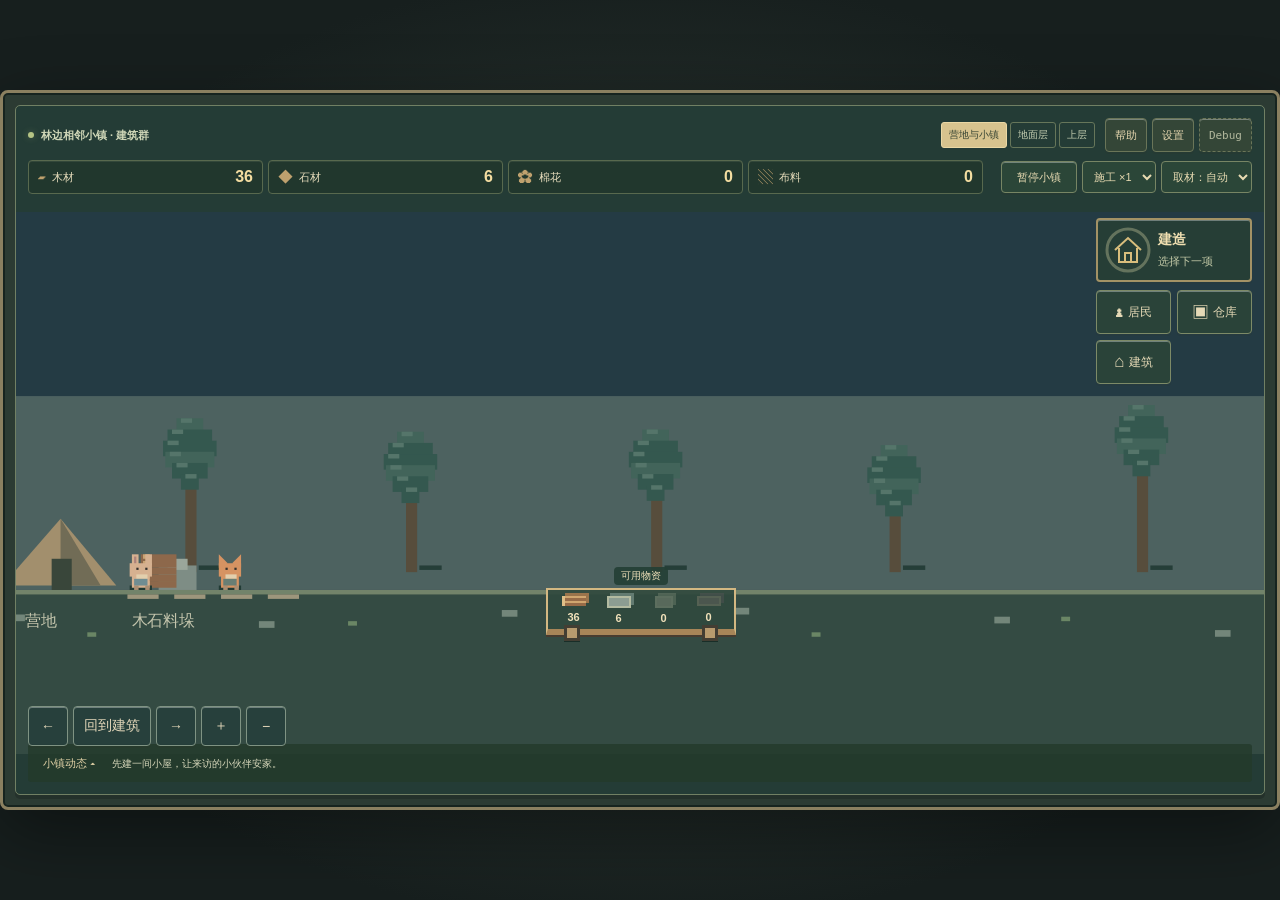
<file: src/web/index.html>
<!doctype html>
<html lang="zh-CN">
<head>
  <meta charset="utf-8"><meta name="viewport" content="width=device-width,initial-scale=1">
  <meta name="theme-color" content="#203e38"><title>撒下一座小镇 · 林边生长记</title>
  <link rel="stylesheet" href="./town.css?v=mouse-place1">
  <script defer src="./construction-config.js"></script><script defer src="./cutaway-motion.js"></script>
  <script defer src="./pet-work-art.js"></script><script defer src="./session-clock.js"></script>
  <script defer src="./town-time.js"></script>
  <script defer src="./town-layout.js?v=mouse-place1"></script>
  <script defer src="./town-config.js?v=mouse-place1"></script><script defer src="./town-engine.js?v=mouse-place1"></script>
  <script defer src="./town-renderer.js?v=mouse-place1"></script><script defer src="./town-app.js?v=mouse-place1"></script>
</head>
<body>
<div class="game-viewport"><main class="shell" aria-label="撒下一座小镇游戏窗口">

  <section id="load-error" class="error" role="alert" hidden><strong>记录暂时无法读取，原存档仍保留。</strong><p id="load-error-text"></p><button id="export-original">下载原记录</button><button id="backup-restart">备份后新开局</button></section>
  <div id="pause-banner" class="pause-banner" hidden><div><strong>小镇已暂停</strong><span>施工、生产和搬迁都在等待你继续。</span></div><button id="resume-town" class="primary">继续小镇</button></div>

  <div id="ownership-banner" role="status" class="ownership-banner" hidden></div><div class="play-layout">
    <section class="landscape" aria-label="持久建筑群">
      <div class="scene-toolbar"><div><span class="status-dot" aria-hidden="true"></span><strong id="scene-name">我的小镇</strong></div><div class="views" id="views" role="group" aria-label="查看建筑群与楼层"></div><nav class="main-tools" aria-label="游戏菜单"><button id="open-help" title="玩法说明">帮助</button><button id="open-settings">设置</button><button id="open-debug" class="debug-trigger">Debug</button></nav></div>
      <div class="scene-hud"><section class="resource-strip" aria-label="可用材料，点击查看仓库"><div id="resource-cards" class="resource-cards"></div></section><div class="scene-controls" aria-label="施工控制"><button id="pause" class="play-button">暂停小镇</button><label title="施工速度"><span class="sr-only">施工速度</span><select id="speed"><option value="1">施工 ×1</option><option value="2">施工 ×2</option></select></label><label title="取材优先"><span class="sr-only">取材优先</span><select id="priority"><option value="auto">取材：自动</option><option value="W">优先木材</option><option value="S">优先石材</option></select></label></div></div><span id="debug-badge" class="debug-badge" hidden></span>
      <div class="scene-management"><button id="project-badge" class="project-badge" aria-label="建造：选择项目" aria-haspopup="dialog"><svg viewBox="0 0 48 48" aria-hidden="true"><circle class="badge-track" cx="24" cy="24" r="21"/><circle id="badge-ring" cx="24" cy="24" r="21"/><path d="M11 24 24 12 37 24M15 22V36H33V22M21 36V27H27V36"/></svg><span><strong id="badge-label">建造</strong><small id="badge-progress">选择下一项</small></span><i id="project-notice" hidden aria-hidden="true"></i></button><nav class="management-tools" aria-label="小镇管理"><button id="tab-residents" data-tab="residents"><span aria-hidden="true">♟</span>居民 <small id="resident-count"></small></button><button id="tab-storage" data-tab="storage"><span aria-hidden="true">▣</span>仓库</button><button id="tab-rooms" data-tab="rooms"><span aria-hidden="true">⌂</span>建筑</button></nav></div><section id="placement-hint" class="placement-hint" aria-label="建筑选址" hidden><strong id="placement-title"></strong><select id="building-size" aria-label="建筑实际尺寸版本"></select><p>移动鼠标放置建筑，靠近连接处自动吸附。右键拖动画面；触屏点选后确认。</p><p id="placement-status" role="status"></p><div><button id="placement-return">取消选址</button><button id="preview-placement" class="primary">查看图纸并确认</button></div></section><div id="visitor-hints" class="visitor-hints" aria-label="来访伙伴，点击直接互动"></div><button id="site-supplies" class="site-supplies" aria-label="建筑附近备料，查看可用库存" hidden><span id="supplies-title">工地备料</span><span class="supply-load"><span data-kind="W"><i></i><b id="supply-W">0</b></span><span data-kind="S"><i></i><b id="supply-S">0</b></span><span data-kind="Q"><i></i><b id="supply-Q">0</b></span><span data-kind="C"><i></i><b id="supply-C">0</b></span></span></button><div id="visitor-bubbles" class="visitor-bubbles"></div><div class="camera-tools"><button id="pan-left" aria-label="向左浏览">←</button><button id="camera-reset">回到建筑</button><button id="pan-right" aria-label="向右浏览">→</button><button id="zoom-in" aria-label="放大场景">＋</button><button id="zoom-out" aria-label="缩小场景">−</button></div><div class="world"><canvas id="town-scene" width="960" height="528" aria-label="正面剖面小镇；宠物逐格施工、搬迁和生产"></canvas></div>
      <div class="scene-caption"><button id="open-journal" class="caption-label">小镇动态 ▴</button><span id="message" role="status">先建一间小屋，让来访的小伙伴安家。</span></div>


    </section>


  </div>

<div id="toast" class="toast" role="status" hidden></div>
<dialog id="management-dialog" aria-labelledby="management-title"><div class="dialog-heading"><h2 id="management-title">建造</h2><button data-close="management-dialog" aria-label="关闭管理窗口">✕</button></div><section id="panel-projects" class="tab-panel"><p class="panel-intro">选择项目并查看图纸，确认后才开工。材料可以边采边建。</p><section id="project-result" aria-label="建造成果" hidden></section><p id="build-empty" class="next-step" hidden></p><div id="project-list"></div><details id="project-history"><summary>已完成的建造</summary><div id="completed-projects"></div></details><p id="saved-queue" class="dialog-note"></p></section>      <section id="panel-residents" class="tab-panel" aria-labelledby="tab-residents" hidden><h3>一起生活的小伙伴</h3><p class="panel-intro">已到访的居民有床位就能入住，有工作设施才会生产；空床不会增加居民。</p><div id="residents"></div></section>
      <section id="panel-storage" class="tab-panel" aria-labelledby="tab-storage" hidden><h3>材料与家具</h3><p class="panel-intro">可用 = 仓内 + 营地料垛 + 回收箱。在途材料送达后才能使用。</p><div id="warehouse"></div><details class="storage-extra"><summary>营地与完整家具</summary><p id="yard-status"></p><p id="furniture-status"></p><div id="furniture-buttons" class="tool-row"></div><p class="panel-intro">转存不消耗材料，只腾出仓位；完整家具可留待图纸复用。</p></details></section>
      <section id="panel-rooms" class="tab-panel" aria-labelledby="tab-rooms" hidden><h3>住处与工作空间</h3><p class="panel-intro">改建只调整需要变化的部分，保留原有结构。</p><div id="rooms"></div></section>
<section id="panel-journal" class="tab-panel" hidden><ol id="event-log"></ol></section></dialog><dialog id="interaction-dialog" aria-labelledby="interaction-title"><div class="dialog-heading"><span class="eyebrow">林边来访</span><button data-close="interaction-dialog" aria-label="关闭互动详情">✕</button></div><h2 id="interaction-title"></h2><div id="interaction-detail"></div></dialog>
<dialog id="project-dialog" aria-labelledby="preview-title">
  <div class="dialog-heading"><span class="eyebrow">工程图纸</span><button data-close="project-dialog" aria-label="关闭工程图纸">✕</button></div>
  <h2 id="preview-title"></h2><p id="preview-description"></p>
  <canvas id="blueprint-scene" width="720" height="300" aria-label="完整施工图纸"></canvas><p>绿色：新增主体　金色：连接与承托　淡色：保留　红色：局部拆解</p>
  <div id="preview-materials" class="preview-materials"></div><p id="preview-cost"></p><p id="preview-recovery"></p>
  <div id="impact" class="impact"></div><div id="target-building"></div><div id="moving-choices"></div>
  <details class="construction-details"><summary>查看保留、拆解与新增清单</summary><div class="diff-grid"><section><h3>原样保留</h3><div id="diff-retained"></div></section><section><h3>完整搬移 / 复用</h3><div id="diff-moved"></div></section><section><h3>拆解回收</h3><div id="diff-removed"></div></section><section><h3>新增安装</h3><div id="diff-added"></div></section></div></details>
  <p class="dialog-note">不用备齐全部材料。缺料会自动等待；首次拆装或安装后，工程只能暂停和继续。</p><p id="preview-error" class="save-warning" role="alert"></p>
  <div class="dialog-actions"><button id="close-preview">返回上一步</button><button class="primary" id="start-project">确认开工</button></div>
</dialog>
<dialog id="help-dialog" aria-labelledby="help-title">
  <div class="dialog-heading"><span class="eyebrow">第一次来到小镇</span><button data-close="help-dialog" aria-label="关闭玩法说明">✕</button></div><h2 id="help-title">你定目标，小伙伴来建造。</h2>
  <ol class="guide"><li><strong>点击右上角「建造」</strong><p>选择项目、位置与尺寸，再看图纸并确认开工。改建和改善直接查看原址图纸。材料不足也能开始。</p></li><li><strong>看着小伙伴自动工作</strong><p>建造员会补采木石。居民有住处和工作设施后，会持续生产；不需要反复点击收集。</p></li><li><strong>完工后，再往前走一步</strong><p>在「建造」查看真实成果，再选择下一项。可以连续建设不同设施，或先让小镇继续采集与生产。</p></li></ol>
  <div class="help-grid"><p><strong>居民</strong>查看到访、工作和住处，空闲时安排床位。</p><p><strong>仓库</strong>查看缺料和来源，转存材料腾出仓位。</p><p><strong>建筑</strong>查看空间是否可用，切换楼层近看。</p><p><strong>暂停与保存</strong>运行中的小镇关闭后最多结算 8 小时；主动暂停后不结算。</p></div><p class="dialog-note">菜单打开时小镇仍会运行；需要停下来时，先点击「暂停小镇」。</p><div class="dialog-actions"><button class="primary" data-close="help-dialog">明白了，去建小镇</button></div>
</dialog>
<dialog id="settings-dialog" aria-labelledby="settings-title">
  <div class="dialog-heading"><span class="eyebrow">游戏设置</span><button data-close="settings-dialog" aria-label="关闭设置与存档">✕</button></div><h2 id="settings-title">设置与存档</h2><p id="town-name">林边生长记</p><div class="settings-status-line"><span id="town-time"></span><span id="save-status">本地自动保存</span></div>
  <section class="dialog-section"><h3>进度保存在这个浏览器</h3><p>小镇自动保存并记住运行状态，关闭后最多成长 8 小时。导出文件可以留一份备份。</p><div class="tool-row"><button id="export-save">导出进度</button><button id="import-save">导入进度</button><input id="import-file" type="file" accept=".json,application/json" hidden></div><p id="settings-status" role="status"></p></section>
  <section class="dialog-section"><h3>重新开始</h3><p>先在本地备份当前记录，再建立新小镇。旧版进度保持不变。</p><button id="new-game" class="danger-button">备份并重新开始</button></section>
</dialog>
<dialog id="debug-dialog" class="debug-dialog" aria-labelledby="debug-title">
  <div class="dialog-heading"><span class="eyebrow">DEVELOPER TOOLS</span><button data-close="debug-dialog" aria-label="关闭 Debug">✕</button></div><h2 id="debug-title">Debug · 调试与作弊</h2>
  <p class="debug-notice">这里会改变当前进度。修改前自动保留一份备份；材料修改会记入账本，不影响已经安装或在途的材料。</p>
  <section class="dialog-section"><h3>模拟时间</h3><label class="field-row">全局速度 <select id="debug-speed"><option value="1">正常 ×1</option><option value="10">快进 ×10</option><option value="30">快进 ×30</option></select></label><p>同时加速施工、生产、再生和搬迁。暂停仍冻结全部模拟；刷新恢复 ×1。</p><div class="tool-row"><button id="debug-minute">推进 1 分钟</button><button id="debug-finish">补料并完成当前工程</button></div><p id="debug-time-hint" class="dialog-note"></p></section>
  <section class="dialog-section"><h3>修改仓内材料</h3><div class="debug-fields"><label>材料<select id="debug-material"></select></label><label>目标仓内数量<input id="debug-amount" type="number" min="0" step="1" inputmode="numeric" value="0"></label></div><p id="debug-material-hint"></p><div class="tool-row"><button id="debug-set">应用数量</button><button id="debug-add">增加 10 份</button><button id="debug-fill">补满所有仓位</button></div></section>
  <section class="dialog-section"><h3>检查与恢复</h3><div class="tool-row"><button id="debug-validate">检查存档一致性</button><button id="debug-undo">恢复上次作弊前的备份</button></div><p class="dialog-note">恢复备份会撤销此后进度，并暂停小镇。普通导出与重新开始在「设置与存档」。</p><pre id="debug-state" class="debug-state"></pre></section>
  <p id="debug-result" class="debug-result" role="status" aria-live="polite">选择一项调试操作。</p>
</dialog>
<dialog id="offline-dialog" aria-labelledby="offline-title"><div class="dialog-heading"><span class="eyebrow">欢迎回到小镇</span><button data-close="offline-dialog" aria-label="关闭离线摘要">✕</button></div><h2 id="offline-title">离开期间的小镇</h2><div id="offline-summary"></div><p>以上均已保存。关闭摘要无需领取，不会重复结算。</p><button class="primary" data-close="offline-dialog">回到小镇</button></dialog>
<dialog id="confirm-dialog" aria-labelledby="confirm-title">
  <div class="dialog-heading"><span class="eyebrow">小镇管理</span><button data-close="confirm-dialog" aria-label="取消操作">✕</button></div>
  <h2 id="confirm-title">确认操作</h2><p id="confirm-message"></p>
  <form method="dialog" class="dialog-actions"><button value="cancel" autofocus>取消</button><button id="confirm-accept" class="primary" value="accept">确认并继续</button></form>
</dialog>
</main></div>
</body></html>
</file>
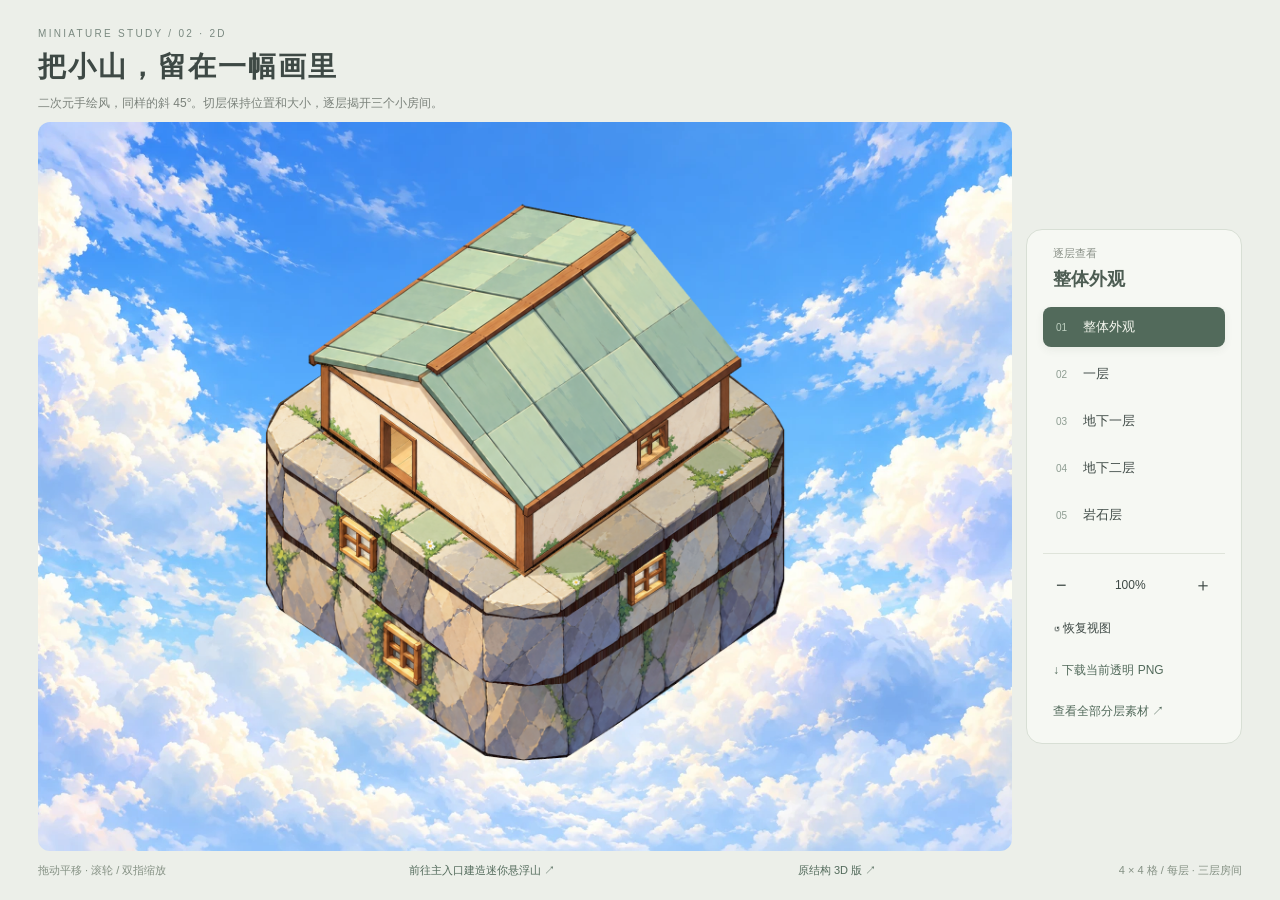
<file: src/web/prototypes/mini-mountain-2d/index.html>
<!doctype html>
<html lang="zh-CN">
<head>
  <meta charset="utf-8"><meta name="viewport" content="width=device-width, initial-scale=1">
  <title>迷你悬浮山 · 2D 逐层预览</title>
  <link rel="icon" href="data:,"><link rel="stylesheet" href="./style.css?v=20261009-anime-v2">
  <script type="module" src="./app.js?v=20261009-anime-v2"></script>
</head>
<body>
  <header><div class="eyebrow">MINIATURE STUDY / 02 · 2D</div><h1>把小山，留在一幅画里</h1><p>二次元手绘风，同样的斜 45°。切层保持位置和大小，逐层揭开三个小房间。</p></header>
  <main>
    <section id="viewport" aria-label="悬浮山 2D 预览"><img id="fallback" src="./assets/views/whole.png?v=2" alt="迷你悬浮山整体外观" fetchpriority="high"><canvas tabindex="0" aria-label="悬浮山二维画面，拖动平移，滚轮缩放，Home 恢复视图"></canvas><div id="loading" role="status">正在准备查看功能…</div></section>
    <aside aria-label="预览控制">
      <div class="mode-heading"><span>逐层查看</span><strong id="current-layer" aria-live="polite">整体外观</strong></div>
      <nav id="modes" aria-label="查看模式"></nav>
      <div class="secondary"><div class="zoom"><button type="button" id="zoom-out" aria-label="缩小">−</button><output id="zoom">100%</output><button type="button" id="zoom-in" aria-label="放大">＋</button></div><button type="button" id="reset-view">↺ 恢复视图</button><a id="download" download>↓ 下载当前透明 PNG</a><a href="./assets.html">查看全部分层素材 ↗</a></div>
    </aside>
  </main>
  <footer><span>拖动平移 · 滚轮 / 双指缩放</span><a href="../../index.html">前往主入口建造迷你悬浮山 ↗</a><a href="../mini-mountain/index.html">原结构 3D 版 ↗</a><span>4 × 4 格 / 每层 · 三层房间</span></footer>
</body>
</html>
</file>
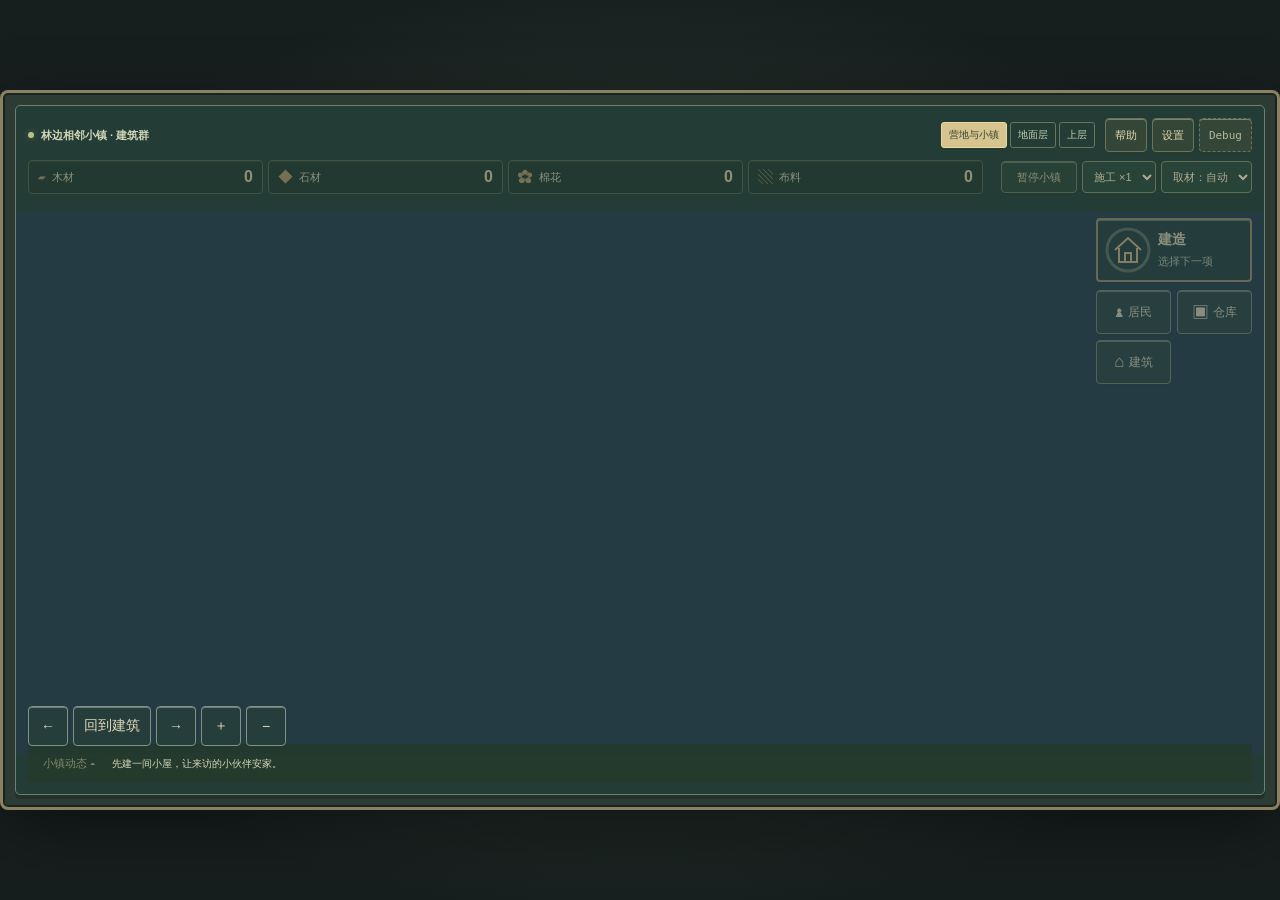
<file: src/web/2d.html>
<!doctype html>
<html lang="zh-CN">
<head>
  <meta charset="utf-8">
  <meta name="viewport" content="width=device-width, initial-scale=1">
  <meta http-equiv="refresh" content="0; url=./index.html">
  <title>撒下一座小镇 · 入口已迁移</title>
</head>
<body><p>2D 建造已迁移至主入口。<a href="./index.html">进入撒下一座小镇</a></p></body>
</html>
</file>
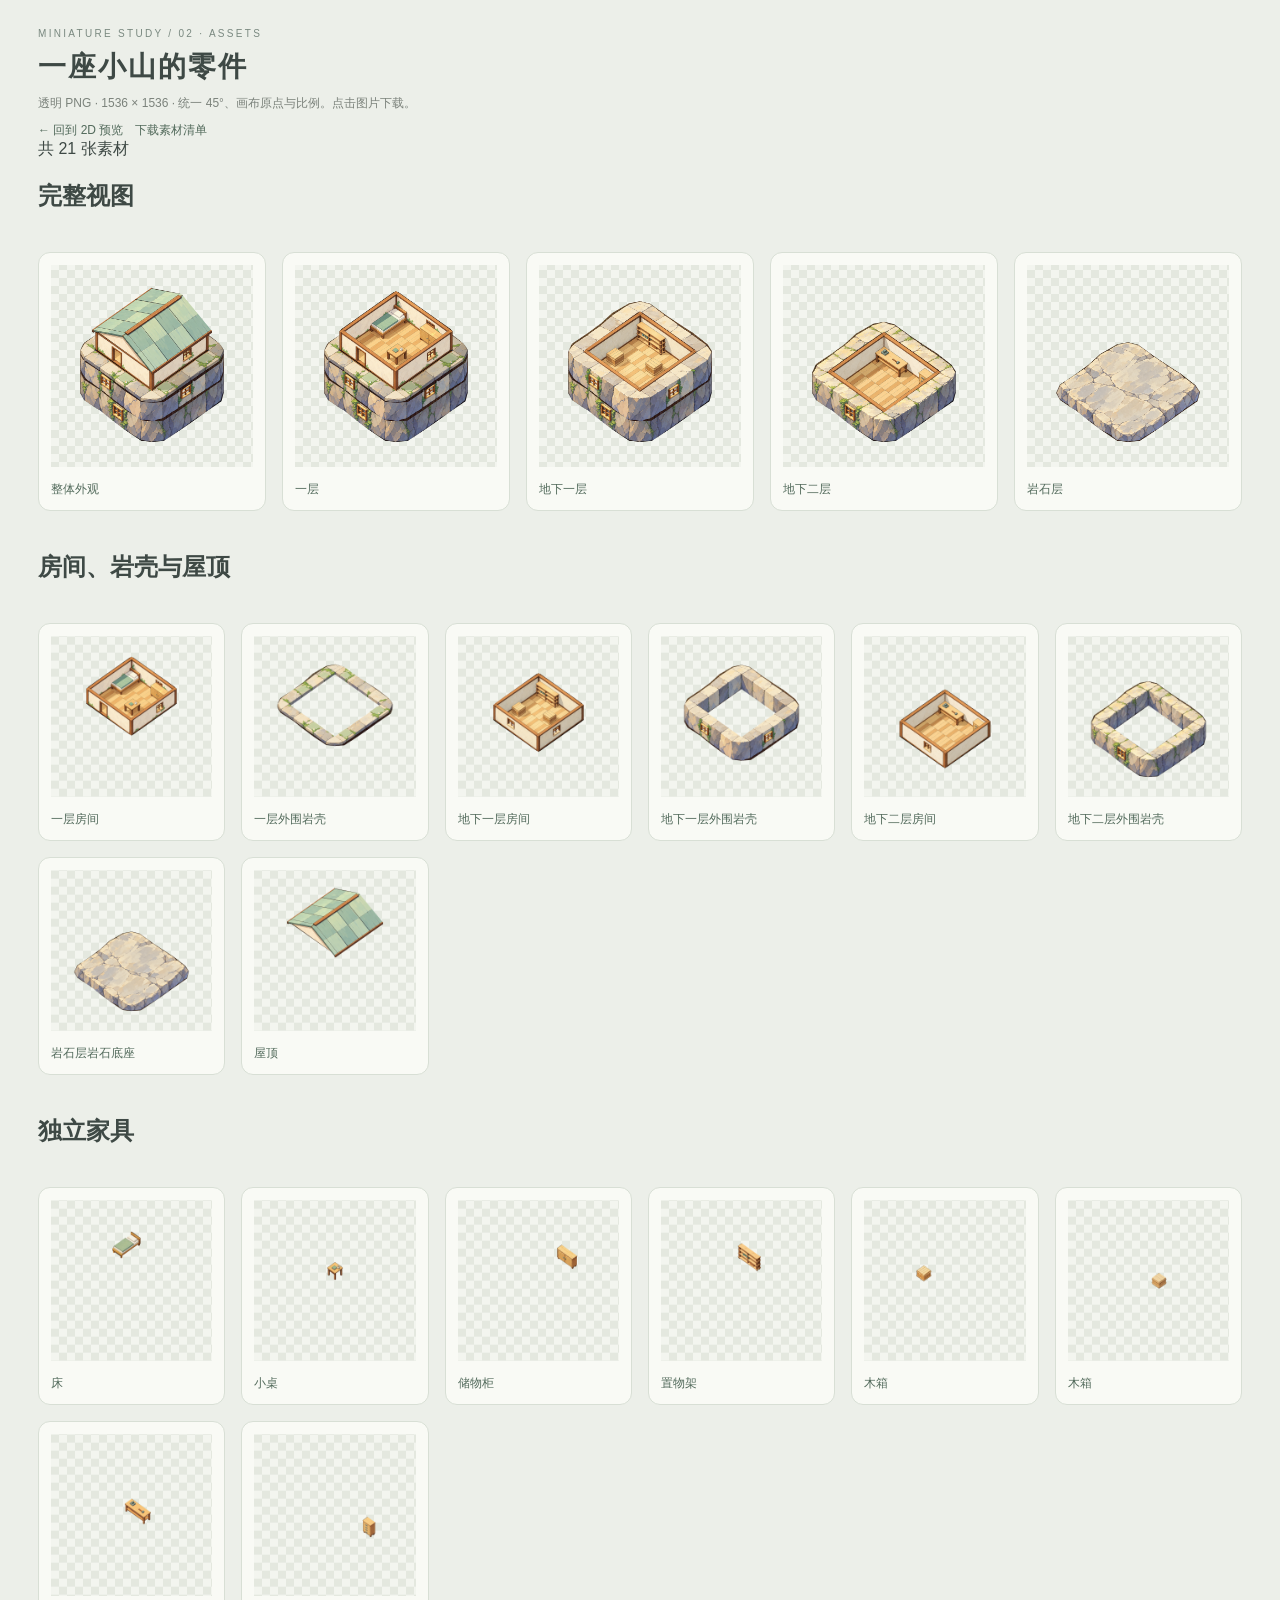
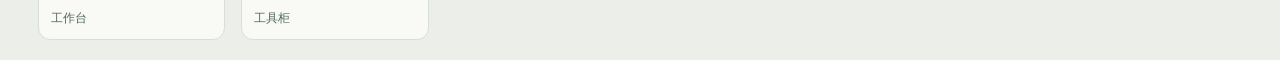
<file: src/web/prototypes/mini-mountain-2d/assets.html>
<!doctype html>
<html lang="zh-CN"><head><meta charset="utf-8"><meta name="viewport" content="width=device-width,initial-scale=1"><title>迷你悬浮山 · 2D 分层素材</title><link rel="icon" href="data:,"><link rel="stylesheet" href="./style.css?v=20261009-anime-v2"><script type="module" src="./gallery.js?v=20261009-anime-v2"></script></head>
<body class="gallery-page"><header><div class="eyebrow">MINIATURE STUDY / 02 · ASSETS</div><h1>一座小山的零件</h1><p>透明 PNG · 1536 × 1536 · 统一 45°、画布原点与比例。点击图片下载。</p></header><main><p><a href="./index.html">← 回到 2D 预览</a>　<a href="./assets/manifest.json?v=20261009-anime-v2" download>下载素材清单</a></p><div id="gallery-status" role="status">正在加载素材…</div><div id="gallery"></div></main></body></html>
</file>
<file: src/web/town.css>
:root{--ink:#233c34;--muted:#647568;--paper:#f0eee4;--panel:#fbfaf3;--line:#d5dacb;--forest:#285548;--mint:#d7e7cc;--gold:#be8949;--danger:#97492d;--shadow:0 8px 24px #243b4410;font-family:"Microsoft YaHei UI","PingFang SC","Noto Sans CJK SC",sans-serif;font-size:14px;color:var(--ink);background:var(--paper);color-scheme:light}
*{box-sizing:border-box}body{margin:0}h1,h2,h3,p{margin:0}button,input,select{font:inherit;color:inherit}button,select,summary,a{touch-action:manipulation}button{border:1px solid var(--line);background:var(--panel);border-radius:8px;padding:9px 13px;min-height:40px;cursor:pointer;transition:background .15s,border-color .15s}button:hover:not(:disabled){background:#e4eddd;border-color:#91ad98}button:disabled{opacity:.52;cursor:not-allowed}button:focus-visible,a:focus-visible,select:focus-visible,input:focus-visible,summary:focus-visible{outline:3px solid var(--gold);outline-offset:3px}.primary{background:var(--forest);border-color:var(--forest);color:#fffbee;font-weight:600}.primary:hover:not(:disabled){background:#386b57;color:white}.text-button{background:transparent;border:0;color:var(--muted);font-size:12px;text-decoration:underline;text-underline-offset:4px}.danger-button{color:var(--danger)}select,input{border:1px solid #bac6b2;border-radius:6px;background:var(--panel);padding:8px;min-height:40px;max-width:100%;min-width:0}a{color:var(--forest);text-underline-offset:4px}h2{font-size:21px;line-height:1.5}h3{font-size:14px;line-height:1.6}.shell{max-width:1540px;margin:auto;padding:18px 28px 14px}.masthead{display:flex;justify-content:space-between;align-items:center;gap:16px;margin-bottom:18px}.brand{display:flex;gap:12px;align-items:center}.brand-mark{display:grid;place-items:center;width:42px;height:46px;background:var(--forest);color:#f0d499;font-size:32px;border-radius:8px 8px 16px 4px}.brand h1{font-size:22px;letter-spacing:2px;font-weight:650}.brand p{font-size:11px;letter-spacing:2px;color:var(--muted);margin-top:4px}.main-tools{display:flex;gap:7px}.main-tools button{font-size:12px;background:transparent}.main-tools .debug-trigger{font-family:Consolas,monospace;border-style:dashed;color:var(--muted)}
.resource-strip{display:flex;gap:20px;align-items:center;border-top:1px solid var(--line);border-bottom:1px solid var(--line);padding:12px 0;margin-bottom:20px}.resource-cards{display:grid;grid-template-columns:repeat(4,minmax(0,1fr));gap:10px;flex:1;max-width:820px}.resource-card{display:grid;grid-template-columns:26px 1fr auto;column-gap:8px;text-align:left;padding:9px 12px;border-radius:8px}.resource-card .resource-symbol{grid-row:span 2;align-self:center;color:var(--gold);font-size:23px}.resource-card .resource-name{font-size:12px}.resource-card b{font-size:21px;line-height:1;font-variant-numeric:tabular-nums}.resource-card small{grid-column:2/4;font-size:10px;color:var(--muted);margin-top:6px;white-space:nowrap}.town-clock{margin-left:auto;display:flex;flex-direction:column;align-items:flex-end;gap:6px;font-size:11px;color:var(--muted);font-variant-numeric:tabular-nums}.debug-badge{color:#8a4e22;background:#f5dfb9;padding:3px 6px;border-radius:4px}.pause-banner{display:flex;justify-content:space-between;align-items:center;gap:12px;padding:12px 16px;background:#e1e7d4;border-left:4px solid var(--forest);border-radius:7px;margin-bottom:12px}.pause-banner strong{font-size:14px}.pause-banner span{font-size:12px;display:block;margin-top:4px;color:var(--muted)}
.play-layout{display:grid;grid-template-columns:minmax(0,1fr) 326px;grid-template-areas:"scene goal" "scene management";gap:16px 22px;align-items:start}.landscape{grid-area:scene;min-width:0}.scene-toolbar{display:flex;justify-content:space-between;align-items:center;gap:8px;padding:4px 0 12px;font-size:12px}.scene-toolbar>div:first-child{display:flex;align-items:center;gap:7px}.status-dot{width:6px;height:6px;background:#6c9472;border-radius:50%;display:inline-block}.views{display:flex;gap:4px;flex-wrap:wrap}.views button{font-size:11px;padding:5px 9px;min-height:32px;background:transparent}.views button[aria-pressed=true]{background:var(--forest);color:#fffbee;border-color:var(--forest)}.world{background:#243b44;border:5px solid #cad2bd;box-shadow:0 4px 0 #9aa98e;border-radius:6px;overflow:hidden}.world canvas{width:100%;display:block;image-rendering:pixelated;aspect-ratio:480/264}.scene-caption{display:flex;gap:12px;font-size:12px;line-height:1.7;padding:17px 2px 12px;min-height:55px}.caption-label{white-space:nowrap;color:var(--muted);font-size:11px;padding-top:1px}.time-controls{display:flex;align-items:center;flex-wrap:wrap;gap:10px;border-top:1px solid var(--line);padding-top:12px;font-size:12px}.time-controls label{display:flex;gap:6px;align-items:center}.time-controls select{font-size:12px;padding:7px;max-width:140px}.play-button{min-width:100px;border-color:#9cb09c}.quiet-hint{font-size:11px;color:var(--muted);line-height:1.7;margin-top:9px}
.goal-card{grid-area:goal;background:var(--panel);border:1px solid var(--line);border-top:4px solid var(--forest);padding:17px;border-radius:9px;box-shadow:var(--shadow);min-width:0}.section-heading{display:flex;justify-content:space-between;gap:8px;align-items:center;margin-bottom:10px}.eyebrow{font-size:10px;letter-spacing:1.4px;color:var(--muted)}.state-pill{font-size:10px;background:#e4ecd8;border-radius:5px;padding:4px 7px;white-space:nowrap}.goal-card h2{font-size:20px}.goal-card #objective{font-size:12px;line-height:1.75;color:var(--muted);margin:6px 0 12px}.next-step{padding:10px 11px;background:#edf2e6;border-radius:6px;font-size:12px;line-height:1.7}.next-step>span{font-size:10px;color:#667e60;display:block;margin-bottom:3px}.next-step p{font-weight:500}.goal-card #project-status{font-size:11px;color:var(--muted);margin:10px 0 6px;line-height:1.6}.goal-card>.primary{width:100%;margin-top:11px}.goal-card .text-button{margin-top:5px}.need-chips{display:flex;flex-wrap:wrap;gap:5px;font-size:10px;line-height:1.6}.need-chips span{background:#f1eee1;padding:3px 6px;border-radius:4px}.need-chips .short{background:#f9ebd5;color:#895a29}progress{display:block;width:100%;height:7px;accent-color:var(--forest);margin:9px 0 12px}
.management{grid-area:management;min-width:0;border:1px solid var(--line);border-radius:9px;background:#f8f7ee;overflow:hidden}.tabs{display:grid;grid-template-columns:repeat(4,1fr);border-bottom:1px solid var(--line);background:#e6e9dc;padding:5px 5px 0;gap:2px}.tabs button{padding:8px 3px;border:0;border-radius:6px 6px 0 0;font-size:12px;background:transparent;min-height:38px}.tabs button[aria-selected=true]{background:#f8f7ee;box-shadow:inset 0 3px var(--forest);font-weight:600}.tabs span{font-size:10px;color:var(--muted)}.tab-panel{padding:16px;max-height:520px;overflow:auto;scrollbar-width:thin;scroll-margin-top:12px}.panel-intro{color:var(--muted);font-size:11px;line-height:1.8;margin:5px 0 12px}.roadmap{padding:0;margin:14px 0 0;list-style:none}.roadmap li{display:grid;grid-template-columns:25px 1fr;gap:10px;padding-bottom:15px;position:relative}.roadmap li:not(:last-child):before{content:'';position:absolute;width:1px;background:var(--line);top:26px;bottom:1px;left:11px}.step-dot{width:24px;height:24px;display:grid;place-items:center;font-size:11px;border-radius:50%;background:#e5e7db;color:#72816e}.roadmap .current .step-dot{background:var(--forest);color:white}.roadmap .complete .step-dot{background:#d5e5c6;color:#335c3e}.roadmap strong{font-size:12px;font-weight:500}.roadmap .current strong{font-weight:700}.roadmap small{display:block;font-size:10px;color:var(--muted);line-height:1.6;margin-top:4px}.roadmap .locked strong{color:#75816c}.journal{border-top:1px solid var(--line);font-size:11px}.journal ol{padding-left:18px;color:var(--muted);line-height:1.8}.journal li+li{margin-top:6px}summary{cursor:pointer;padding:10px 0;color:var(--forest);line-height:1.6;font-size:12px}
.resident{border-top:1px solid var(--line);padding:14px 0 8px;display:grid;grid-template-columns:28px 1fr;gap:10px}.pet-mark{width:24px;height:26px;position:relative;background:var(--pet);margin-top:7px;border-radius:7px 7px 3px 3px;box-shadow:inset -5px -4px #00000012}.pet-mark:before,.pet-mark:after{content:'';position:absolute;background:var(--pet);width:7px;height:8px;top:-5px}.pet-mark:before{left:1px}.pet-mark:after{right:1px}.resident strong{font-size:14px}.resident .pet-role{font-size:10px;color:var(--muted);margin-left:6px}.resident p{font-size:11px;line-height:1.8;color:var(--muted);margin-top:4px}.resident .activity{color:var(--forest)}.resident select{width:100%;font-size:11px}.resident .unavailable{color:#8b6845}.resident[aria-disabled=true]{opacity:.65}.warehouse-row,.room-card{border-top:1px solid var(--line);padding:13px 0}.warehouse-heading,.room-heading{display:flex;justify-content:space-between;gap:8px;align-items:center;font-size:12px}.warehouse-heading b{font-variant-numeric:tabular-nums;color:var(--forest)}.stock-meter{height:4px;background:#e1e4d7;border-radius:3px;margin:8px 0}.stock-meter span{height:100%;display:block;background:#8fa97e;border-radius:3px}.warehouse-row p,.room-card p,.storage-extra p{font-size:11px;line-height:1.7;color:var(--muted);margin:5px 0}.warehouse-row button,.room-card button{font-size:11px;padding:6px 10px;min-height:32px;margin-top:4px}.warehouse-row .availability{color:#8b5b2d}.storage-extra{border-top:1px solid var(--line)}.tool-row{display:flex;flex-wrap:wrap;gap:7px;margin:10px 0}.tool-row button{font-size:12px}.room-card .state-pill{font-size:10px}.room-card .room-beds{color:var(--forest)}footer{display:flex;justify-content:space-between;align-items:center;gap:12px;font-size:11px;color:var(--muted);padding:22px 0 4px}.error{border:1px solid #ba9173;background:#f3e3d1;color:#79482b;padding:16px;border-radius:8px;margin:12px 0;line-height:1.8}.error button{margin:8px 8px 0 0}.save-warning{color:var(--danger)!important}.toast{position:fixed;bottom:24px;left:50%;transform:translateX(-50%);max-width:calc(100% - 32px);background:#244e40;color:#fff8e3;box-shadow:0 4px 24px #152b2840;padding:12px 20px;border-radius:8px;font-size:13px;line-height:1.7;z-index:10;pointer-events:none}
dialog{width:min(660px,calc(100% - 28px));max-height:90dvh;border:1px solid #aab9a0;border-radius:14px;padding:24px;background:var(--paper);color:var(--ink);box-shadow:0 24px 100px #142b2840;overscroll-behavior:contain}dialog::backdrop{background:#142b28ad;backdrop-filter:blur(3px)}.dialog-heading{display:flex;justify-content:space-between;align-items:center;margin-bottom:8px}.dialog-heading button{padding:4px 12px;font-size:15px;background:transparent}.dialog-heading .eyebrow{color:var(--forest)}dialog h2{font-size:23px;margin-bottom:10px}dialog p{font-size:12px;line-height:1.85;color:var(--muted)}.dialog-section{border-top:1px solid var(--line);padding:16px 0;margin-top:14px}.dialog-section h3{margin-bottom:7px}.dialog-actions{display:flex;justify-content:flex-end;gap:8px;margin-top:20px}.dialog-note{font-size:11px!important;margin:10px 0}.preview-materials{display:flex;flex-wrap:wrap;gap:10px;margin:18px 0 10px}.preview-material{flex:1;min-width:125px;background:var(--panel);padding:12px;border-radius:8px;border:1px solid var(--line)}.preview-material strong{font-size:13px}.preview-material p{margin-top:5px;font-size:11px}.preview-material .short{color:#95622c}.impact{padding:12px 14px;background:#e3e8d5;border-radius:7px;margin:12px 0;font-size:12px;line-height:1.8}.moving-row{display:flex;align-items:center;justify-content:space-between;gap:10px;font-size:12px;margin:8px 0}.moving-row select{max-width:65%;font-size:12px}.construction-details{border-top:1px solid var(--line);margin-top:12px}.diff-grid{display:grid;grid-template-columns:1fr 1fr;gap:10px;margin:8px 0 12px}.diff-grid section{background:#e6e8dc;padding:12px;font-size:11px;line-height:1.8;border-radius:6px}.diff-grid h3{font-size:12px;margin-bottom:4px}.guide{list-style:none;padding:0;counter-reset:guide}.guide li{position:relative;padding:13px 0 13px 42px;border-bottom:1px solid var(--line);counter-increment:guide}.guide li:before{content:counter(guide);position:absolute;left:0;top:14px;width:27px;height:27px;border-radius:50%;display:grid;place-items:center;background:var(--forest);color:#fffbe8;font-size:12px}.guide strong{font-size:14px}.guide p{margin-top:5px}.help-grid{display:grid;grid-template-columns:1fr 1fr;gap:12px;margin:18px 0}.help-grid strong{display:block;color:var(--ink)}.debug-dialog{border-top:5px solid #a16d37}.debug-notice{background:#f1e1c7;padding:12px;border-radius:7px;color:#805321!important}.debug-fields{display:grid;grid-template-columns:1fr 1fr;gap:14px}.debug-fields label{display:grid;gap:6px;font-size:12px}.field-row{display:flex;align-items:center;justify-content:space-between;gap:10px;font-size:12px;margin:10px 0}.debug-fields input,.debug-fields select{width:100%}.debug-state{background:#263d36;color:#e1e7d6;font-family:Consolas,monospace;font-size:11px;line-height:1.8;padding:14px;border-radius:6px;white-space:pre-wrap;overflow-wrap:anywhere}.debug-result{padding:10px 12px;background:#e3e9d7;border-radius:6px;min-height:42px;color:var(--ink)!important;position:sticky;bottom:0}.hidden,[hidden]{display:none!important}
:root{--game-scale:1;--ink:#3d392e;--muted:#77715f;--paper:#eee6d1;--panel:#f5eedc;--line:#c9bea0;--forest:#415d48;--gold:#c49a56;--shadow:0 4px 0 #171e1b55;color-scheme:light;background:#171f1e}
html,body{width:100%;height:100%;overflow:hidden}
body{display:grid;place-items:center;background:radial-gradient(ellipse at center,#35413a,#171f1e 75%)}
.game-viewport{position:relative;width:1280px;height:720px;flex:none}
.shell{position:absolute;inset:0 auto auto 0;width:1280px;height:720px;max-width:none;margin:0;padding:12px;display:grid;grid-template-rows:minmax(0,1fr);gap:10px;overflow:hidden;transform:scale(var(--game-scale));transform-origin:top left;border:3px solid #8b8060;border-radius:8px;background:#2c3b33;box-shadow:inset 0 0 0 2px #17241f,0 22px 70px #0006}
button,select,input{border-radius:4px;min-height:34px}
button{box-shadow:inset 0 1px #fff5,0 2px #2d33211c;transition:background .12s,border-color .12s;padding:7px 11px}
.primary{background:linear-gradient(#567256,#3c573f);border-color:#304431;color:#fff2ce;box-shadow:inset 0 1px #a7b68066,0 3px #283a2e}
.masthead{margin:0;gap:14px;padding:0 10px;border-bottom:1px solid #8f886256;color:#e8d9ae}
.brand{gap:9px;flex:none;width:226px}.brand-mark{border:1px solid #a28d5b;background:#24382d;border-radius:4px;width:38px;height:42px;color:#d9bb78}
.brand h1{font-size:19px;letter-spacing:2px}.brand p{font-size:10px;color:#b1b9a1;letter-spacing:3px}
.resource-strip{border:0;padding:0;margin:0;flex:1;min-width:0;display:block}.resource-cards{gap:8px;max-width:none}
.resource-card{background:#21372d;border-color:#58694e;color:#e6dcbb;padding:8px 10px;grid-template-columns:20px 1fr auto;border-radius:4px;min-height:57px;column-gap:6px;box-shadow:inset 0 1px #a6b68e22}
.resource-card:hover:not(:disabled){background:#324e3b;border-color:#a69d68}.resource-card b{font-size:21px;color:#f3dda1}.resource-card .resource-symbol{font-size:20px;color:#bfa16e}.resource-card .resource-name{font-size:11px}.resource-card small{font-size:9px;color:#adb99c;margin-top:6px}
.main-tools{gap:5px;flex:none}.main-tools button{font-size:11px;color:#e3d4ad;border-color:#6a7558;background:#344637;padding:7px 9px}.main-tools button:hover:not(:disabled){background:#4b6047}.main-tools .debug-trigger{color:#b2b89d}
.play-layout{min-height:0;display:grid;grid-template-columns:minmax(0,1fr) 342px;grid-template-areas:'scene management';gap:12px;align-items:stretch}
.landscape{min-height:0;display:grid;grid-template-rows:38px minmax(0,1fr) 36px;overflow:hidden;border:1px solid #718064;border-radius:5px;background:#243c36;box-shadow:var(--shadow)}
.scene-toolbar{padding:0 10px;color:#d0d7b8;background:#30483b;font-size:11px;gap:6px;border-bottom:1px solid #677957}.status-dot{background:#b5c485;box-shadow:0 0 7px #b5c48555}
.views{gap:3px;flex-wrap:nowrap}.views button{font-size:10px;min-height:26px;padding:3px 7px;border-color:#66765a;color:#c5cfb2;border-radius:3px;box-shadow:none}.views button[aria-pressed=true]{background:#d7c38e;color:#354332;border-color:#ead8a5}.views button:hover:not(:disabled){background:#5a6c4b;color:#fff4d2}
.world{min-height:0;display:grid;place-items:center;border:0;border-radius:0;box-shadow:none;background:#243b44;overflow:hidden}.world canvas{width:100%;height:100%;min-height:0;object-fit:contain;aspect-ratio:auto}
.scene-caption{align-items:center;min-height:0;padding:0 11px;font-size:11px;gap:10px;color:#d8d8bb;background:#2d4438;border-top:1px solid #556a50;overflow:hidden}.caption-label{color:#aaaf86;font-size:10px;padding:0}#message{overflow:hidden;text-overflow:ellipsis;white-space:nowrap}
.management{min-height:0;display:grid;grid-template-rows:40px minmax(0,1fr);border:2px solid #a89a74;border-radius:5px;background:var(--paper);box-shadow:var(--shadow)}
.tabs{padding:0 4px;gap:2px;background:#d1c6a8;border-bottom:1px solid #ab9e7b}.tabs button{border-radius:0;min-height:39px;font-size:12px;padding:8px 3px;box-shadow:none;color:#746b50}.tabs button[aria-selected=true]{background:var(--paper);box-shadow:inset 0 3px #536a49;color:#344631}
.tab-panel{padding:13px 14px;min-height:0;max-height:none;overflow:auto;overscroll-behavior:contain;scrollbar-width:thin;scrollbar-color:#b5a47e #e7ddc4}
.goal-card{padding:0 0 12px;border:0;border-bottom:1px solid var(--line);border-radius:0;box-shadow:none;background:none}.section-heading{margin-bottom:7px}.eyebrow{font-size:10px;color:#82754f;letter-spacing:1px}.state-pill{background:#d8ddbf;color:#4e6441;padding:3px 6px;border-radius:3px}.goal-card h2{font-size:21px;color:#374a35;line-height:1.4;letter-spacing:.5px}
.goal-card #objective{font-size:11px;line-height:1.6;margin:5px 0 9px}.next-step{padding:8px 10px;background:#e0e2c8;border-left:3px solid #7c915d;border-radius:2px;font-size:11px;line-height:1.6}.next-step>span{font-size:9px;margin:0 0 3px;letter-spacing:1px}.goal-card #project-status{font-size:10px;line-height:1.5;margin:8px 0 6px}.goal-card>.primary{margin-top:9px;min-height:36px;font-size:12px}.goal-card .text-button{margin:0;min-height:28px;padding:5px 0}.need-chips{gap:4px;font-size:9px}.need-chips span{background:#e3dbc4;padding:2px 5px}.need-chips .short{background:#ead7b5;color:#825c2d}progress{margin:6px 0 8px}
.route-title{font-size:11px;letter-spacing:2px;color:#867a57;margin-top:12px}.roadmap{margin:9px 0 0}.roadmap li{gap:8px;grid-template-columns:21px 1fr;padding-bottom:6px}.step-dot{width:20px;height:20px;font-size:10px;background:#dcd6bf}.roadmap li:not(:last-child):before{left:9px;top:21px;bottom:0}.roadmap strong{font-size:11px}.roadmap small{font-size:9px;line-height:1.3;margin-top:1px}.roadmap .locked strong{color:#8a846c}.journal summary{font-size:10px;padding:6px 0}
.panel-intro{font-size:11px;margin:4px 0 10px}.resident{padding:12px 0 8px}.warehouse-row,.room-card{padding:10px 0}.resident select{min-height:30px;padding:5px}.stock-meter{margin:6px 0}.warehouse-row button,.room-card button{min-height:28px;padding:4px 9px}.warehouse-row p,.room-card p{margin:3px 0;font-size:10px}
.time-controls{margin:0;padding:0 10px;gap:15px;flex-wrap:nowrap;border:1px solid #677455;border-radius:4px;background:#25382d;color:#c8cfb1;font-size:11px;box-shadow:inset 0 1px #8a987a22}.time-controls label{gap:8px}.time-controls select{font-size:11px;min-height:30px;padding:4px 7px;background:#354a36;color:#eee2bb;border-color:#6f7b57}.play-button{min-width:110px;color:#f0dfb1;background:#4b6447;border-color:#8c9a68;font-size:12px}.play-button:hover:not(:disabled){background:#61794f;color:#fff4d2}.control-hint{margin-left:auto;font-size:10px;color:#869d82;white-space:nowrap}.town-clock{margin-left:0;gap:2px;font-size:10px;min-width:120px;color:#bbc5a6}.debug-badge{font-size:9px;padding:1px 5px;border-radius:2px}.save-warning{color:#c47b5a!important}
.pause-banner{position:absolute;z-index:2;left:30px;top:148px;width:390px;margin:0;padding:10px 12px;border:1px solid #c3b68b;border-left:3px solid #d6b673;border-radius:4px;background:#eee6d1f2;box-shadow:0 4px 12px #132d2644}.pause-banner strong{font-size:12px}.pause-banner span{font-size:10px;margin-top:3px}.pause-banner button{font-size:11px;white-space:nowrap}
.error{position:absolute;z-index:4;top:160px;left:90px;width:680px;max-height:400px;overflow:auto;margin:0;box-shadow:0 6px 40px #10221c99}
.toast{position:absolute;z-index:5;bottom:82px;left:35%;max-width:660px;padding:9px 16px;border:1px solid #ada779;border-radius:4px;font-size:12px;background:#314e3b;color:#f0e3b5}
.shell:has(dialog[open]):after{content:'';position:absolute;inset:0;background:#101e19ad;z-index:6;border-radius:5px;pointer-events:none}
dialog{position:fixed;inset:50% auto auto 50%;width:640px;max-width:none;max-height:640px;margin:0;padding:20px 24px;overflow:auto;transform:translate(-50%,-50%) scale(var(--game-scale));border:3px solid #ad9c72;border-radius:5px;background:var(--paper);box-shadow:inset 0 0 0 1px #faf2d5,0 12px 60px #101e1977;scrollbar-width:thin;scrollbar-color:#b5a47e #e7ddc4}
dialog::backdrop{background:transparent;backdrop-filter:none}dialog h2{font-size:22px;color:#40533c}.dialog-heading{margin-bottom:5px}.dialog-heading button{min-height:30px}.dialog-section{padding:12px 0;margin-top:10px}.dialog-actions{position:sticky;bottom:-20px;padding:12px 0;margin-top:10px;background:var(--paper);border-top:1px solid var(--line)}.preview-materials{margin:12px 0 8px}.preview-material{border-radius:3px;padding:10px}.impact{border-radius:3px;margin:9px 0;background:#dce0c3}.guide li{padding-top:10px;padding-bottom:10px}.help-grid{margin:12px 0}.debug-dialog{border-top:4px solid #b68b4c}.debug-notice{border-radius:3px}.debug-state{border-radius:3px}.debug-result{border:1px solid #c2bd94;border-radius:3px;bottom:-20px;margin-top:10px;background:#e0e4c9}
@media(prefers-reduced-motion:reduce){*{scroll-behavior:auto;transition:none!important}}

/* Scene-owned HUD: no page header or footer consumes the game surface. */
.landscape{position:relative;display:block}
.world{position:absolute;inset:0;display:flex;align-items:flex-end}
.world canvas{width:100%;height:auto;aspect-ratio:480/264;flex:none}
.scene-toolbar{position:absolute;z-index:1;top:12px;left:12px;right:12px;padding:0;border:0;background:transparent;gap:10px}
.scene-toolbar>div:first-child{margin-right:auto}.scene-toolbar strong{font-size:11px}
.scene-hud{position:absolute;z-index:1;top:54px;left:12px;right:12px;display:flex;align-items:center;gap:18px}
.scene-hud .resource-cards{gap:5px}.scene-hud .resource-card{display:flex;align-items:center;gap:6px;min-height:34px;padding:6px 9px;background:#21372de6}
.scene-hud .resource-card b{font-size:16px;margin-left:auto}.scene-hud .resource-symbol{font-size:15px}.scene-hud .resource-card small{display:none}
.scene-controls{display:flex;align-items:center;gap:5px;flex:none}.scene-controls label{display:flex}.scene-controls button,.scene-controls select{font-size:11px;min-height:32px;height:32px;padding:4px 7px;background:#2c4839e6;color:#e8dbb2;border-color:#778564}
.scene-controls .play-button{min-width:76px}.scene-controls select{max-width:104px}
.sr-only{position:absolute;width:1px;height:1px;margin:-1px;padding:0;overflow:hidden;clip-path:inset(50%);white-space:nowrap;border:0}
.scene-caption{position:absolute;z-index:1;left:12px;right:12px;bottom:12px;min-height:28px;padding:5px 9px;border:0;border-radius:3px;background:#233a2bc9}
.landscape>.debug-badge{position:absolute;z-index:1;top:98px;right:12px}
.pause-banner{top:116px}.toast{bottom:60px}
.settings-status-line{display:flex;justify-content:space-between;gap:16px;font-size:11px;color:var(--muted);margin-top:8px}
/* Idle management uses the existing scrollable panel, preserving the desktop playfield. */
.idle-section{border-top:1px solid #d0c4aa;margin-top:16px;padding-top:10px}.idle-section h3{font-size:14px;margin:5px 0 10px}.queue-row{display:flex;align-items:center;gap:4px;min-height:32px}.queue-row>span{flex:1;font-size:12px}.queue-row button{padding:4px 6px}.queue-candidate{display:flex;gap:6px;align-items:center;margin:6px 0}.queue-candidate small{flex:1}.queue-candidate button{font-size:11px}.interaction-card,.extension-card{background:#f0e8d7;border:1px solid #d0c4aa;border-radius:8px;padding:10px;margin:8px 0}.interaction-card p,.extension-card p{margin:7px 0;font-size:12px;line-height:1.5}.interaction-card small,.extension-card small{display:block;margin-bottom:8px;font-size:11px;line-height:1.5}.interaction-card button,.extension-card button{padding:6px 9px;margin:3px;font-size:12px}.extension-card canvas{float:right;width:112px;height:90px;image-rendering:pixelated}.camera-tools{display:flex;position:absolute;bottom:48px;left:15px;gap:5px;z-index:3}.camera-tools button{background:#263f3ce8;color:#e2d6b9;border-color:#7f9383;padding:5px 10px}.ownership-banner{position:absolute;top:0;left:0;right:0;padding:12px;background:#e7c68a;color:#33483e;z-index:30;text-align:center;font-size:14px}#town-scene{cursor:grab}#town-scene:active{cursor:grabbing}#offline-dialog{max-width:570px}#offline-summary p{font-size:14px;line-height:1.5}
.camera-tools{top:116px;bottom:auto}
.pause-banner{top:168px}
@media(max-width:799px){
 html,body{height:auto;min-height:100%;overflow:auto}body{display:block;padding:0}.game-viewport{width:100%;height:auto}.shell{position:relative;width:100%;height:auto;min-height:100dvh;transform:none;padding:8px;overflow:visible;border-radius:0}.play-layout{display:flex;flex-direction:column;gap:12px}.landscape{width:100%;height:400px;min-height:400px}.management{width:100%;height:auto;min-height:280px}.tab-panel{max-height:70dvh;height:auto}.tabs button{min-height:44px;font-size:13px}.scene-toolbar{flex-wrap:wrap;top:10px;left:8px;right:8px;gap:6px}.scene-toolbar>div:first-child{flex-basis:100%}.views{flex:1;gap:3px}.views button{font-size:10px;padding:4px 5px;min-height:34px}.main-tools{gap:3px}.main-tools button{padding:4px 6px;min-height:34px;font-size:11px}.scene-hud{top:94px;left:8px;right:8px;display:block}.resource-cards{max-width:none}.scene-hud .resource-card{padding:6px 5px;gap:3px}.scene-hud .resource-card .resource-name{font-size:10px}.scene-hud .resource-card .resource-symbol{display:none}.scene-hud .resource-card b{font-size:14px}.scene-controls{margin-top:8px;justify-content:flex-end}.camera-tools{top:184px;left:8px;gap:4px}.camera-tools button{min-height:36px;padding:5px 8px}.scene-caption{font-size:10px;left:8px;right:8px;bottom:8px}.caption-label{display:none}.pause-banner{top:230px;left:20px;width:calc(100% - 40px)}.error{position:relative;top:auto;left:auto;width:100%;max-height:none}.ownership-banner{position:relative;top:auto;font-size:13px}.toast{position:fixed;left:50%;bottom:20px;width:90%;font-size:13px}.shell:has(dialog[open]):after{position:fixed}dialog{width:calc(100% - 20px);max-width:640px;max-height:90dvh;transform:translate(-50%,-50%);padding:16px}dialog button{min-height:40px}.dialog-actions{bottom:-16px}.queue-row button,.queue-candidate button,.interaction-card button,.extension-card button{min-height:40px}.extension-card canvas{width:120px}.moving-row{display:block}.moving-row select{max-width:100%;width:100%}
}

/* Scene-first management: full playfield and one on-demand dialog. */
.play-layout{grid-template-columns:minmax(0,1fr);grid-template-areas:'scene';gap:0}.landscape{grid-area:scene;width:100%;height:100%}
.world{inset:106px 0 40px;display:block}.world canvas{display:block;width:100%;height:100%;aspect-ratio:auto;object-fit:fill}
.scene-management{position:absolute;right:12px;top:112px;z-index:3;width:156px;display:grid;gap:8px}.project-badge{position:relative;display:flex;align-items:center;gap:6px;min-height:64px;padding:6px;background:#263f35ed;color:#f0dfb1;border:2px solid #a39265;text-align:left}.project-badge svg{width:48px;height:48px;flex:none;fill:none;stroke:#d8bd7c;stroke-width:2;stroke-linejoin:miter}.project-badge circle{stroke-width:3;transform:rotate(-90deg);transform-origin:24px 24px;stroke-dasharray:132;stroke-dashoffset:132}.project-badge .badge-track{stroke:#64735d;stroke-dashoffset:0}.project-badge strong{display:block;font-size:14px;white-space:nowrap}.project-badge small{display:block;font-size:10px;margin-top:4px;white-space:nowrap;color:#c2c8a6}.project-badge i{position:absolute;width:9px;height:9px;right:5px;top:5px;border:1px solid #fff0b9;border-radius:50%;background:#e7b955}.project-badge[data-state=working] svg path{animation:building-step .75s steps(2,end) infinite}.project-badge[data-state=waiting] svg path{stroke-dasharray:3 2}.project-badge[data-state=paused] svg{opacity:.65}@keyframes building-step{50%{stroke:#fff2c7}}
.management-tools{display:grid;grid-template-columns:1fr 1fr;gap:6px}.management-tools button{display:flex;align-items:center;justify-content:center;gap:4px;min-height:44px;background:#2b4438ee;color:#e5d9b6;border-color:#7d8a67;font-size:12px;padding:5px}.management-tools button span{font-size:17px}.management-tools small{font-size:9px}
.camera-tools{top:auto;bottom:48px;left:12px;z-index:3}.camera-tools button{min-width:40px;min-height:40px}.scene-caption{display:flex}.caption-label{display:block;flex:none;font-size:11px!important;min-height:28px;padding:3px 6px!important;background:transparent;color:#e0d1a6;border:0;box-shadow:none;cursor:pointer}.scene-caption #message{font-size:10px}
.visitor-bubbles{position:absolute;inset:0;pointer-events:none;z-index:2}.visitor-bubble{position:absolute;transform:translate(-50%,-100%);pointer-events:auto;cursor:pointer;min-height:32px;padding:4px 8px;background:#f2e1ad;color:#344c3e;border:2px solid #8b966f;font-size:11px;white-space:nowrap;box-shadow:0 3px #182f29aa}.visitor-bubble:after{content:'';position:absolute;width:6px;height:6px;background:#f2e1ad;border-right:2px solid #8b966f;border-bottom:2px solid #8b966f;bottom:-5px;left:calc(50% - 4px);transform:rotate(45deg)}.visitor-hints{position:absolute;right:12px;bottom:48px;display:grid;gap:4px;z-index:3}.visitor-hints button{font-size:11px;min-height:34px;background:#e5d2a4;color:#354b3e}
#management-dialog{width:660px}#management-dialog h2{margin:0;font-size:21px}#management-dialog .tab-panel{padding:12px 0 0;overflow:visible;max-height:none}.project-row{padding:14px 12px;border:1px solid #c9bea0;margin:10px 0;background:#f5eedc;scroll-margin:10px}.project-row.current{border:2px solid #68805a;background:#e5e8d1}.project-row.complete{background:#e6e2d2}.project-row h3{font-size:16px;margin:0 0 6px}.project-row p{margin:5px 0}.project-row-state{font-size:12px;color:#405b3e}.project-row button{min-height:40px;margin:5px 5px 0 0}.project-row progress{display:block;width:100%;height:8px}.extension-card{min-height:130px;display:flow-root}.extension-card h3{font-size:16px}#interaction-detail button{margin:12px 8px 0 0;min-height:44px}#event-log{padding-left:24px;font-size:12px;line-height:1.9}#event-log li+li{margin-top:8px}.pause-banner{top:166px;left:26px;width:340px;z-index:4}.toast{left:50%;bottom:54px;z-index:10}dialog .dialog-heading{position:sticky;top:-20px;background:var(--paper);z-index:2;padding:4px 0}.dialog-heading button{min-width:44px;min-height:44px}
@media(max-width:799px){
 html,body{height:100%;overflow:hidden}.game-viewport{height:100dvh}.shell{height:100dvh;min-height:400px;overflow:hidden;padding:4px}.play-layout{display:grid;min-height:0}.landscape{height:100%;min-height:0}.scene-toolbar{top:6px;left:6px;right:6px;flex-wrap:nowrap;gap:4px}.scene-toolbar>div:first-child{display:none}.views{flex:1;min-width:0;gap:2px}.views button{padding:3px 4px;min-height:36px;font-size:9px}.main-tools button{font-size:10px;padding:3px 5px;min-height:36px}.scene-hud{top:50px;left:6px;right:6px}.scene-hud .resource-card{min-height:34px}.scene-controls{margin-top:6px;justify-content:flex-start}.scene-controls button,.scene-controls select{height:36px;min-height:36px}.world{inset:132px 0 42px}.scene-management{top:136px;right:6px;width:112px;gap:5px}.project-badge{padding:3px;min-height:52px;gap:3px}.project-badge svg{width:38px;height:38px}.project-badge strong{font-size:12px}.project-badge small{font-size:8px}.management-tools{gap:4px}.management-tools button{min-height:40px;font-size:11px;gap:2px}.management-tools button span{font-size:13px}.management-tools small{display:none}.camera-tools{top:auto;bottom:46px;left:6px;gap:3px}.camera-tools button{min-width:34px;min-height:36px;font-size:11px;padding:4px 7px}.visitor-hints{right:6px;bottom:46px;gap:3px}.visitor-hints button{font-size:10px;padding:4px 5px;min-height:30px}.visitor-bubble{font-size:10px;min-height:30px;padding:3px 5px}.scene-caption{left:6px;right:6px;bottom:5px;gap:6px;padding:2px 4px;min-height:32px}.caption-label{font-size:10px!important}.pause-banner{top:140px;left:15px;width:calc(100% - 150px);padding:8px}.pause-banner span{display:none}.pause-banner button{min-height:36px}dialog,#management-dialog{width:calc(100% - 16px);max-width:660px;max-height:calc(100dvh - 16px);padding:12px 14px;transform:translate(-50%,-50%)}dialog .dialog-heading{top:-12px}.dialog-actions{bottom:-12px}.diff-grid,.help-grid{grid-template-columns:1fr}.extension-card canvas{width:100px;height:80px}.toast{width:calc(100% - 24px);max-width:550px;bottom:48px}.visitor-bubbles button{touch-action:manipulation}
}
@media(prefers-reduced-motion:reduce){.project-badge svg path{animation:none}}

.management-tools button{white-space:nowrap}.management-tools small{display:none}

@media(max-width:799px) and (max-height:500px){.scene-management{top:90px;width:auto;display:flex;align-items:center;gap:5px}.project-badge{min-height:44px;width:110px}.project-badge svg{width:34px;height:34px}.management-tools{display:flex;gap:4px}.management-tools button{min-width:50px;min-height:40px}.world{top:142px}}
@media(max-width:500px) and (max-height:500px){.scene-management{top:136px;left:6px;justify-content:space-between}.world{top:192px}}

#blueprint-scene,#extensions canvas{display:block;width:100%;height:auto;image-rendering:pixelated;border:1px solid #587267;border-radius:8px;margin:12px 0}.placement-options{display:flex;flex-wrap:wrap;gap:8px;margin:12px 0}.placement-options [aria-pressed=true]{outline:2px solid #b4d6a7;background:#426258}.placement-hint{position:absolute;z-index:8;bottom:65px;left:16px;max-width:calc(100% - 32px);padding:10px;background:#243f35f5;border:1px solid #adc8a0;border-radius:8px}#building-size,#building-type{max-width:100%}

.placement-hint{color:#f3edcc}

/* A single compact building entry; detailed stages and results live in its dialog. */
.project-badge{width:100%}.project-badge>span{min-width:0}.project-badge small{white-space:normal;line-height:1.4;overflow-wrap:anywhere}.project-badge[data-state=blocked]{border-color:#cb9a69}#project-result{padding:16px;border:1px solid #8d9f6d;border-left:4px solid #567256;background:#e5e8d1;border-radius:6px}#project-result h3{font-size:18px}#project-result p{margin:8px 0}#project-history{border-top:1px solid var(--line);margin-top:12px}#project-history summary{font-size:13px}#build-empty{margin:12px 0}.project-row .task-count{color:var(--forest)}.placement-options button{text-align:left;flex:1 1 180px;white-space:normal}.placement-options [aria-pressed=true]{background:#d7dfbd;color:#304b35}.dialog-actions{flex-wrap:wrap}.dialog-actions button{min-height:44px}#placement-back{margin-bottom:12px}
@media(max-width:799px){#project-result{padding:12px}.dialog-actions button{flex:1 1 130px}.project-badge small{font-size:10px}.project-badge{min-height:64px}}

.project-badge small{font-size:11px;line-height:1.5}

/* Building-local stock display and directly accessible visiting companions. */
:root{--cart-wood:#a78558;--cart-edge:#d3b882;--visitor-paper:#e5d2a4}
.site-supplies{position:absolute;z-index:2;transform:translateX(-50%);width:200px;padding:0 5px 8px;background:transparent;border:0;box-shadow:none;color:#f0e1ba;border-radius:0;font-size:10px}
.site-supplies>span:first-child{display:inline-block;padding:2px 7px;background:#243f35e8;border-radius:4px;margin-bottom:3px}
.supply-load{display:flex;justify-content:space-around;padding:3px 3px 5px;border:2px solid var(--cart-edge);border-bottom:6px solid var(--cart-wood);background:#30493eeb;box-shadow:0 2px #473c30;position:relative}
.supply-load:before,.supply-load:after{content:'';position:absolute;bottom:-12px;width:10px;height:10px;background:#b89b6e;border:3px solid #433e33;box-shadow:0 1px #182e28;left:16px}
.supply-load:after{left:auto;right:16px}
.supply-load>span{display:grid;justify-items:center;gap:3px;min-width:38px}.supply-load b{font-size:11px;font-variant-numeric:tabular-nums}.supply-load i{display:block;width:24px;height:10px;margin:3px 0 1px;background:repeating-linear-gradient(0deg,#986c48 0 3px,#d0a66f 3px 5px);border-left:3px solid #e0bf87;box-shadow:3px -3px #9a744c}
.supply-load [data-kind=S] i{height:12px;background:#8c9d92;border:2px solid #b3bba1;box-shadow:3px -3px #637b71}
.supply-load [data-kind=Q] i{width:18px;height:12px;background:#e4ddc1;border:2px solid #faf0d1;box-shadow:3px -3px #b6bba0}
.supply-load [data-kind=C] i{background:#ad8587;border:2px solid #dab5a0;box-shadow:3px -3px #795d6d}
.supply-load .empty i{opacity:.22}
.visitor-hints{display:flex;align-items:flex-end;gap:5px;bottom:48px;right:12px}
.visitor-hints .visitor-card{display:grid;justify-items:center;gap:2px;width:72px;min-height:76px;padding:4px 3px;background:var(--visitor-paper);border:1px solid #a2936d;box-shadow:0 3px #1b3029b3}
.visitor-card canvas{width:36px;height:36px;image-rendering:pixelated}.visitor-card strong{font-size:10px;font-weight:500;white-space:nowrap}.visitor-card small{font-size:9px;color:#53674e}
@media(max-width:799px){.visitor-hints{right:6px;bottom:46px;gap:3px}.visitor-hints .visitor-card{width:54px;min-height:72px;padding:3px 1px}.visitor-card canvas{width:32px;height:32px}.camera-tools{gap:2px}.camera-tools button{min-width:30px;padding:4px}.site-supplies{width:190px}}

@media(max-width:799px) and (max-height:500px){.site-supplies>span:first-child{display:none}.supply-load{padding-top:2px;padding-bottom:2px}}

/* Mouse-driven placement keeps the selected building visible in the scene. */
.placing .scene-management,.placing .visitor-hints,.placing .visitor-bubbles,.placing .site-supplies{visibility:hidden}.placing .views{visibility:hidden}
.placement-hint{left:16px;bottom:50px;width:360px;max-width:calc(100% - 32px);padding:12px;box-shadow:0 4px 16px #10251ca6}
.placement-hint strong{display:inline-block;font-size:14px;margin-right:8px}.placement-hint select{padding:4px 6px;font-size:12px;max-width:180px}.placement-hint p{font-size:11px;line-height:1.5;margin:6px 0}.placement-hint>div{display:flex;gap:6px;justify-content:flex-end}.placement-hint button{min-height:36px;padding:5px 10px;font-size:12px}
.placement-hint[data-valid=false]{border-color:#dc9c87}.placement-hint[data-valid=false] #placement-status{color:#ffc7b4}.placement-hint[data-valid=true] #placement-status{color:#c1edb7}
.placing .camera-tools{left:auto;right:12px}
@media(max-width:799px){.placement-hint{left:8px;bottom:88px;max-width:calc(100% - 16px)}.placing .camera-tools{right:8px;bottom:46px}}
@media(max-width:799px) and (max-height:500px){.placement-hint{left:8px;bottom:44px;width:250px;padding:6px}.placement-hint>p:first-of-type{display:none}.placement-hint p{font-size:10px;margin:3px 0}.placement-hint strong{font-size:12px}.placement-hint select{max-width:140px}.placement-hint button{min-height:30px;padding:3px 5px;font-size:10px}}

.placement-hint button,.placement-hint select{color:var(--ink)}.placement-hint .primary{color:#fff0c9;background:#526e49}
</file>
<file: src/web/prototypes/mini-mountain-2d/style.css>
:root { color-scheme: light; font-family: "Segoe UI", "Microsoft YaHei", sans-serif; color: #3e4945; background: #ecefe9; }
* { box-sizing: border-box; }
body { margin: 0; height: 100dvh; min-height: 520px; display: flex; flex-direction: column; }
header { padding: 28px 38px 10px; pointer-events: none; }
.eyebrow { font-size: 10px; letter-spacing: .23em; color: #7a8980; }
h1 { font-size: clamp(20px, 2.2vw, 29px); font-weight: 600; margin: 9px 0; letter-spacing: .07em; }
p { margin: 0; color: #7b827b; font-size: 12px; }
main { min-height: 0; flex: 1; display: grid; grid-template-columns: minmax(0, 1fr) 216px; gap: 14px; padding: 0 38px; }
#viewport { position: relative; min-height: 0; min-width: 0; touch-action: none; background: #b4dafa url('./assets/background/sky.webp?v=2') center / cover no-repeat; border-radius: 12px; overflow: hidden; }
canvas { display: block; width: 100%; height: 100%; outline: none; }
#loading { position: absolute; inset: 0; display: grid; place-items: center; font-size: 14px; padding: 20px; }
#loading[hidden] { display: none; }
#fallback { position: absolute; inset: 0; width: 100%; height: 100%; object-fit: contain; pointer-events: none; }
#fallback[hidden] { display: none; }
#loading { inset: auto 12px 12px; padding: 8px 12px; border-radius: 8px; background: #f9faf5e6; text-align: center; }
aside { align-self: center; padding: 22px 16px; background: #f9faf5ce; border: 1px solid #d8dfd5; border-radius: 16px; }
.mode-heading { display: flex; flex-direction: column; gap: 6px; padding: 0 10px 20px; font-size: 11px; color: #8a9188; }
.mode-heading strong { color: #4d5d53; font-size: 18px; font-weight: 600; }
nav { display: grid; gap: 7px; }
button { font: inherit; cursor: pointer; color: inherit; border: 1px solid transparent; border-radius: 8px; background: transparent; }
nav button { text-align: left; padding: 13px 12px; font-size: 13px; }
nav button span { font-size: 10px; color: #8e9d92; margin-right: 16px; }
nav button[aria-pressed="true"] { color: #f5f7ef; background: #526a5b; box-shadow: 0 3px 8px #334c3f12; }
nav button[aria-pressed="true"] span { color: #becfc0; }
button:hover { border-color: #aab9aa; }
button:focus-visible, input:focus-visible { outline: 2px solid #8a6d40; outline-offset: 3px; }
.secondary { border-top: 1px solid #dfe4da; margin-top: 18px; padding-top: 14px; display: grid; gap: 14px; font-size: 12px; }
.secondary button { text-align: left; padding: 7px 10px; }
.secondary label { display: flex; gap: 6px; align-items: center; padding-left: 6px; cursor: pointer; }
input { accent-color: #526a5b; }
a { color: #526a5b; text-decoration: none; } a:hover { text-decoration: underline; }
.secondary a { padding: 7px 10px; }
.zoom { display: flex; align-items: center; justify-content: space-between; }
.zoom button { font-size: 18px; padding: 4px 12px; }
canvas { cursor: grab; } canvas:active { cursor: grabbing; }
aside { padding: 16px; } .mode-heading { padding-bottom: 16px; }
nav button { padding-top: 10px; padding-bottom: 10px; }
.secondary { gap: 10px; }
.gallery-page { height: auto; min-height: 100dvh; }
.gallery-page main { display: block; }
.gallery { display: grid; grid-template-columns: repeat(auto-fit, minmax(180px, 1fr)); gap: 16px; padding: 20px 0; }
.asset { padding: 12px; border: 1px solid #d8dfd5; border-radius: 12px; background: #f9faf5; }
.asset img { width: 100%; aspect-ratio: 1; object-fit: contain; background: repeating-conic-gradient(#e4e8df 0% 25%, #f3f5ef 0% 50%) 0 / 16px 16px; }
.asset span { display: block; margin-top: 10px; font-size: 12px; }
footer { padding: 12px 38px 22px; display: flex; justify-content: space-between; font-size: 11px; color: #859184; }
@media (max-width: 680px) {
  body { min-height: 620px; }
  header { padding: 18px 18px 8px; } header p { font-size: 11px; }
  main { padding: 0 12px; grid-template-columns: minmax(0, 1fr); grid-template-rows: minmax(0, 1fr) auto; gap: 0; }
  aside { padding: 12px; border-radius: 12px; } .mode-heading { flex-direction: row; align-items: center; justify-content: space-between; padding: 0 2px 10px; }
  .mode-heading strong { font-size: 14px; } nav { grid-template-columns: repeat(5, 1fr); gap: 3px; }
  nav button { font-size: 11px; text-align: center; padding: 10px 2px; white-space: nowrap; } nav button span { display: none; }
  .secondary { display: flex; justify-content: space-between; flex-wrap: wrap; margin-top: 10px; padding-top: 6px; gap: 0; }
  footer { padding: 12px 18px; font-size: 10px; } footer span:last-child { display: none; }
}
</file>
